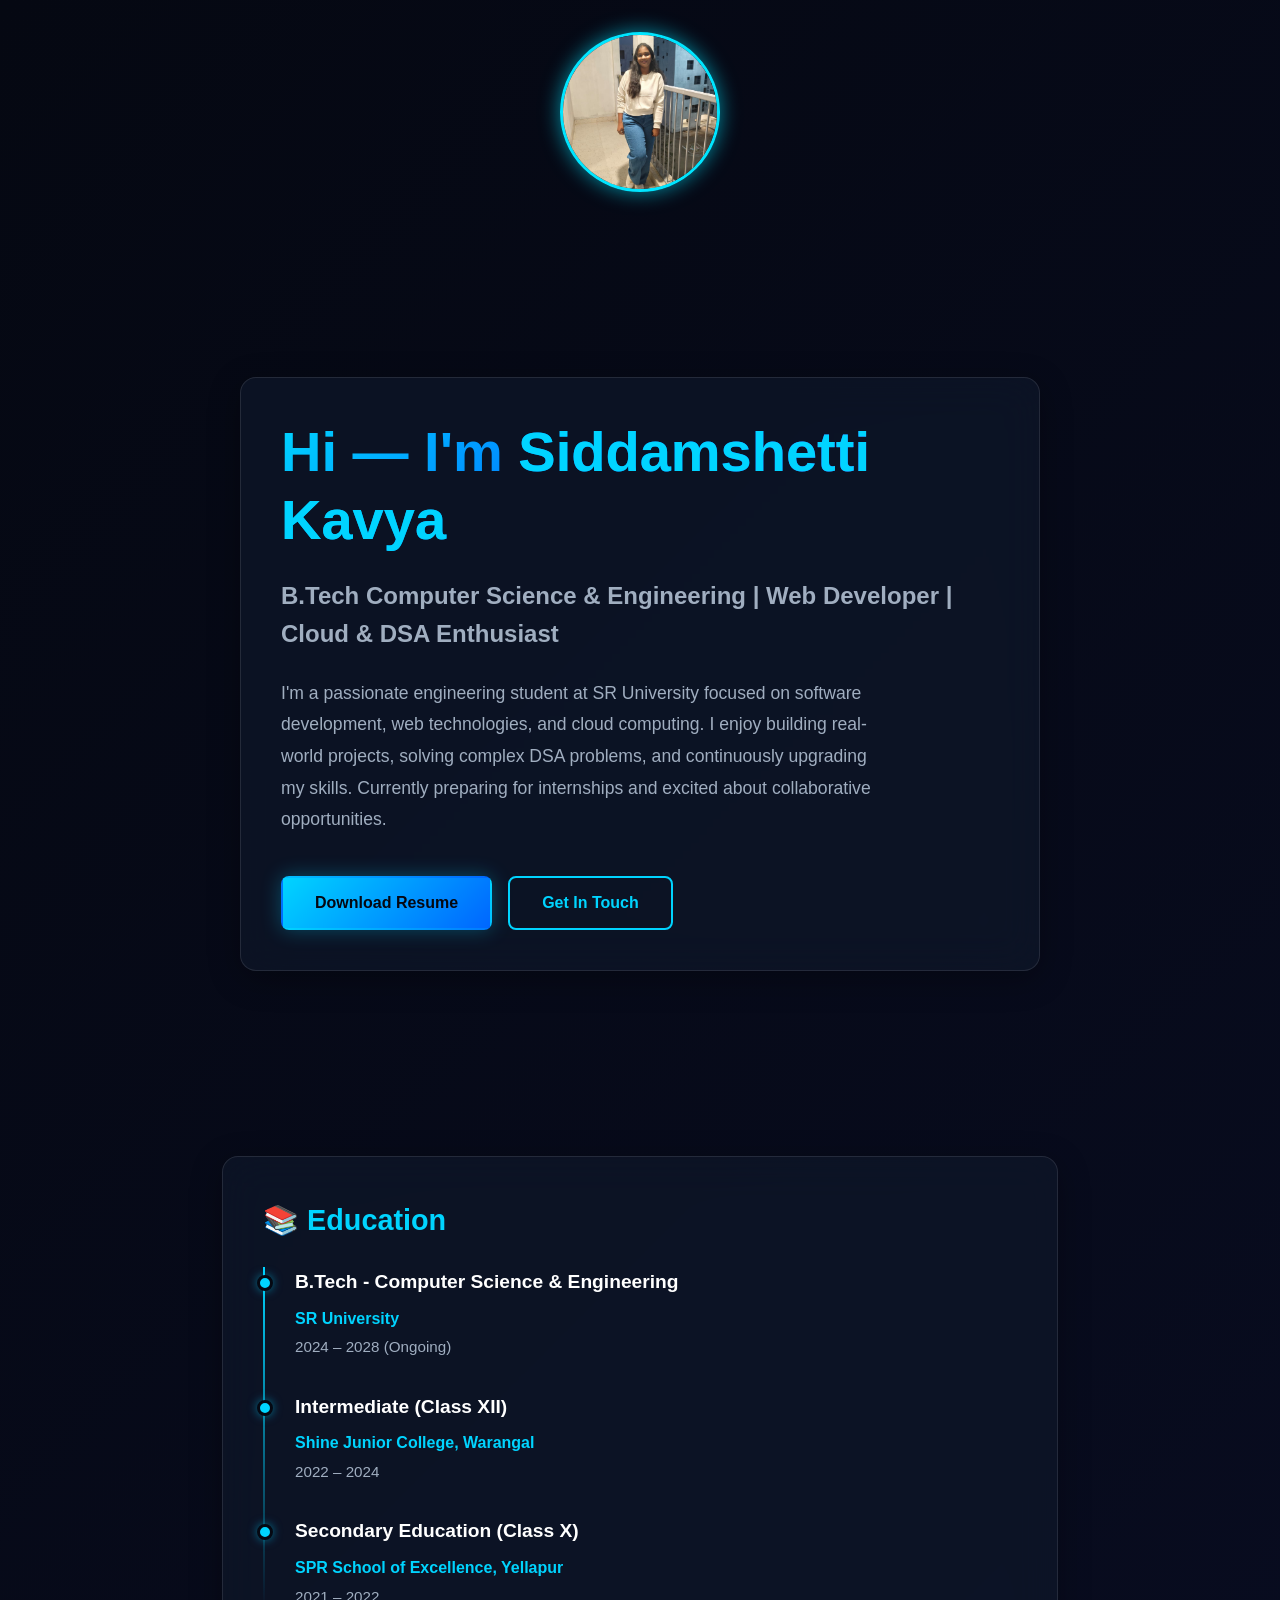
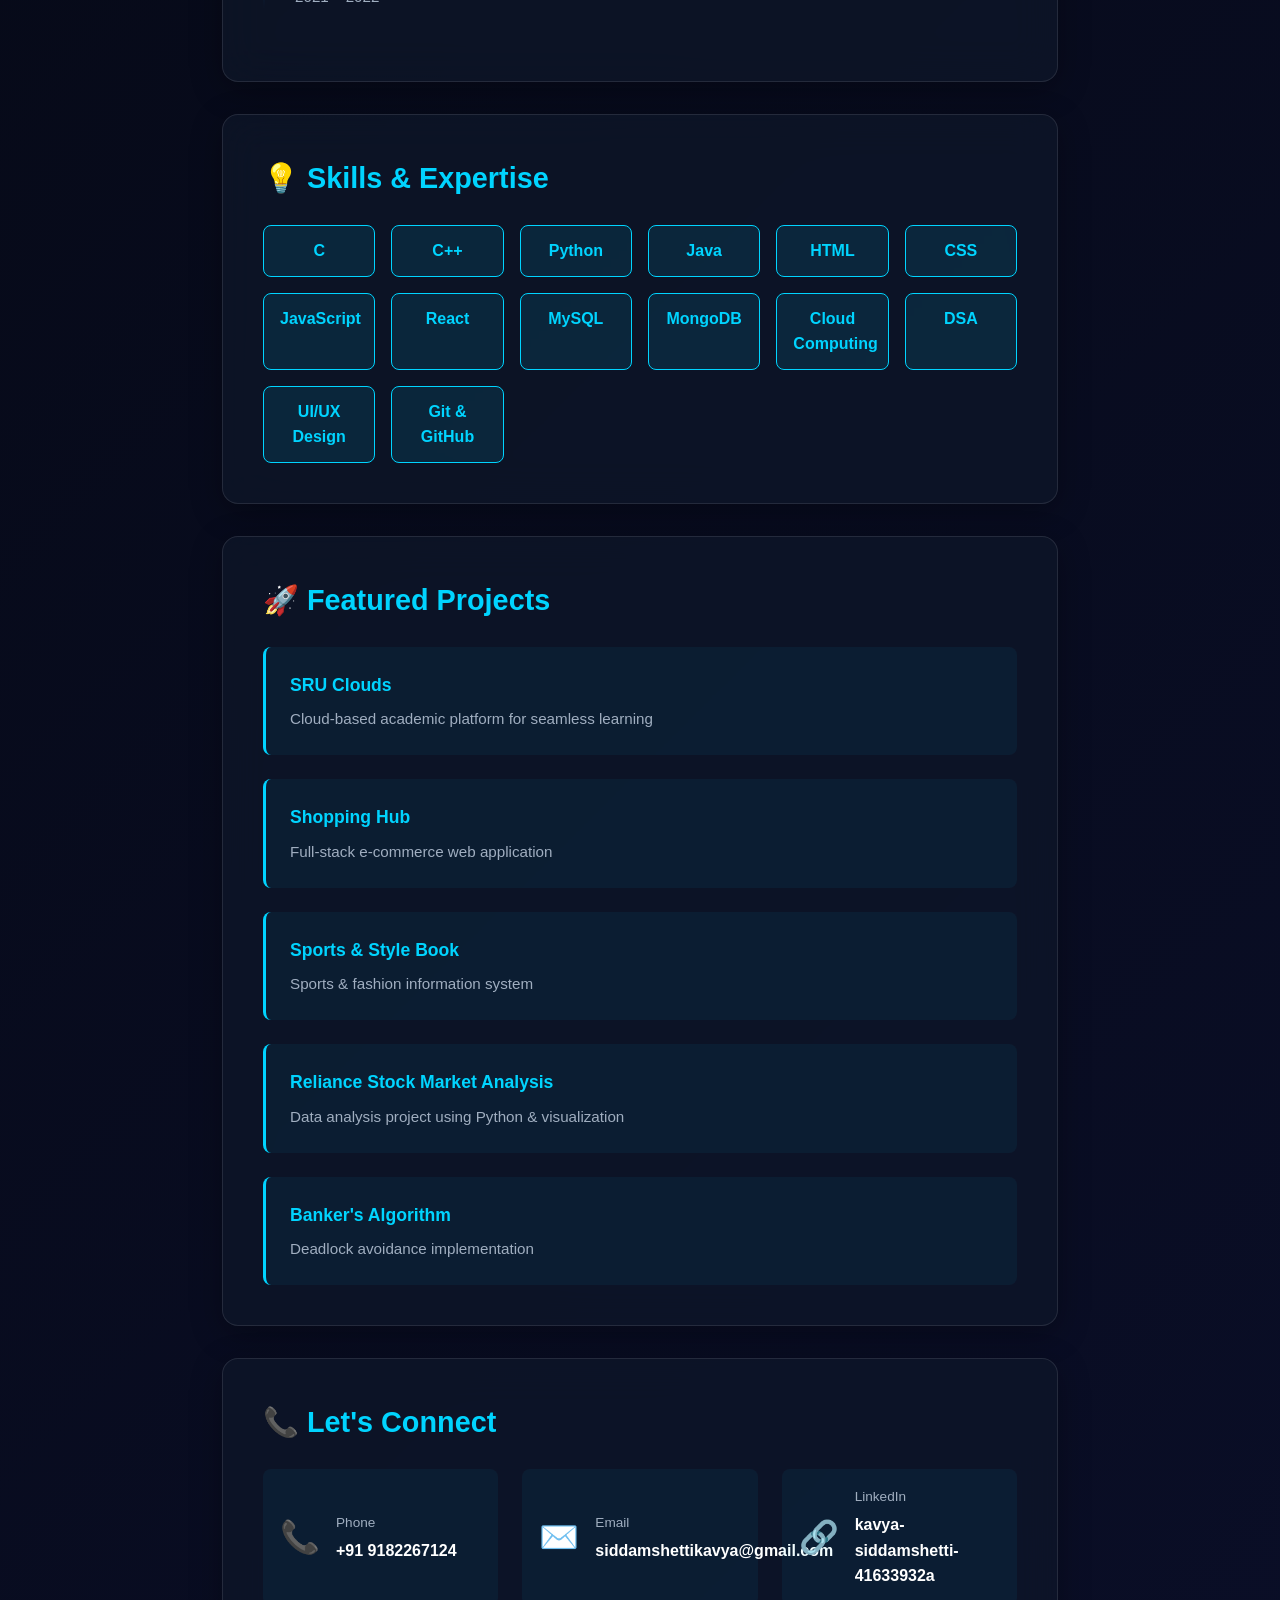
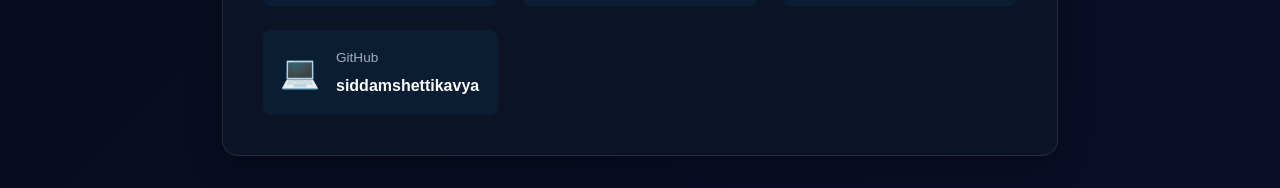
<file: portfolio/index.html>
<!DOCTYPE html>
<html lang="en">
<head>
  <meta charset="UTF-8">
  <meta name="viewport" content="width=device-width, initial-scale=1.0">
  <title>Siddamshetti Kavya - Full Stack Developer</title>
  <link rel="stylesheet" href="styles.css">
</head>
<body>
  <!-- Profile Picture -->
  <div class="profile-pic">
    <img src="WhatsApp Image 2026-02-10 at 6.36.37 PM.jpeg" alt="Siddamshetti Kavya" class="profile-image">
  </div>

  <!-- Hero Section -->
  <section class="hero-container">
    <div class="glass-card hero-card">
      <div class="hero-content">
        <h1 class="hero-title">Hi — I'm <span class="highlight">Siddamshetti Kavya</span></h1>
        <p class="hero-subtitle">B.Tech Computer Science & Engineering | Web Developer | Cloud & DSA Enthusiast</p>
        <p class="hero-intro">
          I'm a passionate engineering student at SR University focused on software development, web technologies, and cloud computing. I enjoy building real-world projects, solving complex DSA problems, and continuously upgrading my skills. Currently preparing for internships and excited about collaborative opportunities.
        </p>
        <div class="cta-buttons">
          <a href="#resume" class="btn btn-primary">Download Resume</a>
          <a href="#contact" class="btn btn-secondary">Get In Touch</a>
        </div>
      </div>
    </div>
  </section>

  <!-- Main Portfolio Container -->
  <div class="portfolio-container">
    
    <!-- Education Timeline Card -->
    <section class="glass-card education-card">
      <h2 class="card-title">📚 Education</h2>
      <div class="timeline">
        <div class="timeline-item">
          <div class="timeline-marker"></div>
          <div class="timeline-content">
            <h3>B.Tech - Computer Science & Engineering</h3>
            <p class="institution">SR University</p>
            <p class="duration">2024 – 2028 (Ongoing)</p>
          </div>
        </div>
        <div class="timeline-item">
          <div class="timeline-marker"></div>
          <div class="timeline-content">
            <h3>Intermediate (Class XII)</h3>
            <p class="institution">Shine Junior College, Warangal</p>
            <p class="duration">2022 – 2024</p>
          </div>
        </div>
        <div class="timeline-item">
          <div class="timeline-marker"></div>
          <div class="timeline-content">
            <h3>Secondary Education (Class X)</h3>
            <p class="institution">SPR School of Excellence, Yellapur</p>
            <p class="duration">2021 – 2022</p>
          </div>
        </div>
      </div>
    </section>

    <!-- Skills Section -->
    <section class="glass-card skills-card">
      <h2 class="card-title">💡 Skills & Expertise</h2>
      <div class="skills-grid">
        <span class="skill-tag">C</span>
        <span class="skill-tag">C++</span>
        <span class="skill-tag">Python</span>
        <span class="skill-tag">Java</span>
        <span class="skill-tag">HTML</span>
        <span class="skill-tag">CSS</span>
        <span class="skill-tag">JavaScript</span>
        <span class="skill-tag">React</span>
        <span class="skill-tag">MySQL</span>
        <span class="skill-tag">MongoDB</span>
        <span class="skill-tag">Cloud Computing</span>
        <span class="skill-tag">DSA</span>
        <span class="skill-tag">UI/UX Design</span>
        <span class="skill-tag">Git & GitHub</span>
      </div>
    </section>

    <!-- Projects Section -->
    <section class="glass-card projects-card">
      <h2 class="card-title">🚀 Featured Projects</h2>
      <div class="projects-list">
        <div class="project-item">
          <h3>SRU Clouds</h3>
          <p>Cloud-based academic platform for seamless learning</p>
        </div>
        <div class="project-item">
          <h3>Shopping Hub</h3>
          <p>Full-stack e-commerce web application</p>
        </div>
        <div class="project-item">
          <h3>Sports & Style Book</h3>
          <p>Sports & fashion information system</p>
        </div>
        <div class="project-item">
          <h3>Reliance Stock Market Analysis</h3>
          <p>Data analysis project using Python & visualization</p>
        </div>
        <div class="project-item">
          <h3>Banker's Algorithm</h3>
          <p>Deadlock avoidance implementation</p>
        </div>
      </div>
    </section>

    <!-- Contact Section -->
    <section class="glass-card contact-card" id="contact">
      <h2 class="card-title">📞 Let's Connect</h2>
      <div class="contact-links">
        <a href="tel:+919182267124" class="contact-item">
          <span class="contact-icon">📞</span>
          <div>
            <p class="contact-label">Phone</p>
            <p class="contact-value">+91 9182267124</p>
          </div>
        </a>
        <a href="mailto:siddamshettikavya@gmail.com" class="contact-item">
          <span class="contact-icon">✉️</span>
          <div>
            <p class="contact-label">Email</p>
            <p class="contact-value">siddamshettikavya@gmail.com</p>
          </div>
        </a>
        <a href="https://linkedin.com/in/kavya-siddamshetti-41633932a" target="_blank" class="contact-item">
          <span class="contact-icon">🔗</span>
          <div>
            <p class="contact-label">LinkedIn</p>
            <p class="contact-value">kavya-siddamshetti-41633932a</p>
          </div>
        </a>
        <a href="https://github.com/siddamshettikavya" target="_blank" class="contact-item">
          <span class="contact-icon">💻</span>
          <div>
            <p class="contact-label">GitHub</p>
            <p class="contact-value">siddamshettikavya</p>
          </div>
        </a>
      </div>
    </section>

  </div>

  <script src="script.js"></script>
</body>
</html>
</file>
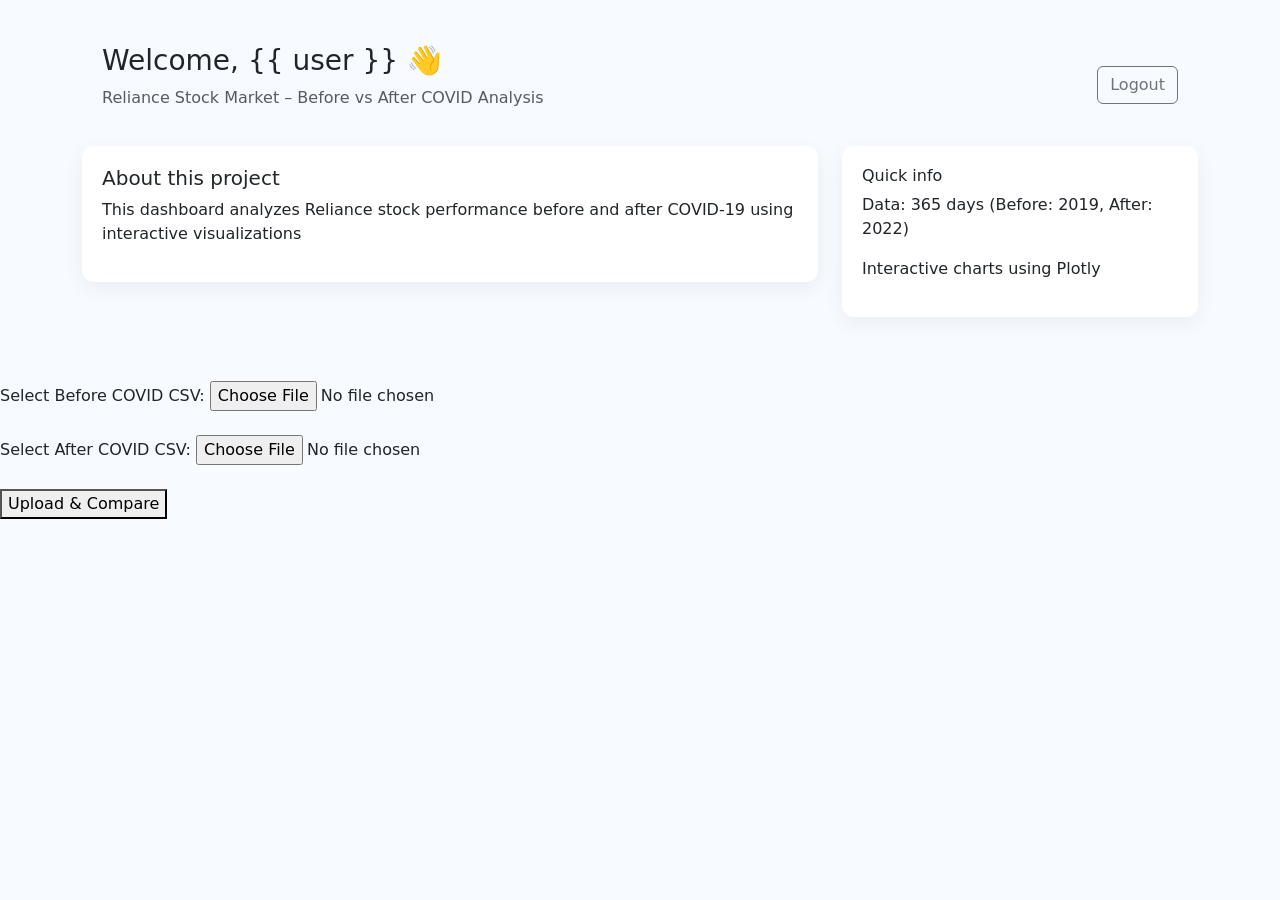
<file: dav project/dav project/templates/dashboard.html>
<!DOCTYPE html>
<html lang="en">
<head>
  <meta charset="utf-8">
  <title>Dashboard - Reliance</title>
  <link href="https://cdn.jsdelivr.net/npm/bootstrap@5.3.2/dist/css/bootstrap.min.css" rel="stylesheet">
  <style>
    body { background: #f7fbff; }
    .topbar { display:flex; justify-content:space-between; align-items:center; padding:20px; }
    .card-brief { padding:20px; border-radius:12px; box-shadow:0 6px 20px rgba(2,6,23,0.06); background:white; }
    .btn-cta { background: linear-gradient(90deg,#0d6efd,#20c997); border:none; color:white; padding:12px 20px; border-radius:10px; }
  </style>
</head>
<body>
  <div class="container mt-4">
    <div class="topbar">
      <div>
        <h3>Welcome, {{ user }} 👋</h3>
        <p class="text-muted">Reliance Stock Market – Before vs After COVID Analysis</p>
      </div>
      <div>
        <a href="/logout" class="btn btn-outline-secondary">Logout</a>
      </div>
    </div>

    <div class="row">
      <div class="col-md-8">
        <div class="card-brief mb-3">
          <h5>About this project</h5>
          <p>This dashboard analyzes Reliance stock performance before and after COVID-19 using interactive visualizations</p>
          
        </div>
      </div>
      <div class="col-md-4">
        <div class="card-brief mb-3">
          <h6>Quick info</h6>
          <p>Data: 365 days (Before: 2019, After: 2022)</p>
          <p>Interactive charts using Plotly</p>
        </div>
      </div>
    </div>
  </div>
  <br><br>
<form action="/compare" method="POST" enctype="multipart/form-data">
    <label>Select Before COVID CSV:</label>
    <input type="file" name="before_csv" accept=".csv" required><br><br>

    <label>Select After COVID CSV:</label>
    <input type="file" name="after_csv" accept=".csv" required><br><br>

    <button type="submit">Upload & Compare</button>
</form>

</body>
</html>
</file>
<file: portfolio/styles.css>
* {
  margin: 0;
  padding: 0;
  box-sizing: border-box;
}

:root {
  --primary: #00d4ff;
  --secondary: #0066ff;
  --accent: #b300ff;
  --dark-bg: #0a0e27;
  --darker-bg: #050812;
  --glass-bg: rgba(15, 23, 42, 0.7);
  --glass-border: rgba(255, 255, 255, 0.1);
  --text-light: #ffffff;
  --text-secondary: #a0aec0;
}

html {
  scroll-behavior: smooth;
}

body {
  font-family: 'Segoe UI', Tahoma, Geneva, Verdana, sans-serif;
  background: linear-gradient(135deg, var(--darker-bg) 0%, var(--dark-bg) 100%);
  color: var(--text-light);
  line-height: 1.6;
  overflow-x: hidden;
  min-height: 100vh;
}

/* ============ HERO SECTION ============ */
.hero-container {
  display: flex;
  align-items: center;
  justify-content: center;
  min-height: 100vh;
  padding: 2rem;
  position: relative;
}

.hero-card {
  max-width: 800px;
  width: 100%;
  animation: slideInUp 0.8s ease;
}

.hero-content {
  display: flex;
  flex-direction: column;
  gap: 1.5rem;
}

.hero-title {
  font-size: 3.5rem;
  font-weight: 800;
  line-height: 1.2;
  background: linear-gradient(135deg, var(--primary), var(--secondary), var(--accent));
  -webkit-background-clip: text;
  -webkit-text-fill-color: transparent;
  background-clip: text;
}

.hero-title .highlight {
  color: var(--primary);
  -webkit-text-fill-color: var(--primary);
}

.hero-subtitle {
  font-size: 1.5rem;
  color: var(--text-secondary);
  font-weight: 600;
}

.hero-intro {
  font-size: 1.1rem;
  color: var(--text-secondary);
  line-height: 1.8;
  max-width: 600px;
}

.cta-buttons {
  display: flex;
  gap: 1rem;
  flex-wrap: wrap;
  margin-top: 1rem;
}

.btn {
  padding: 0.75rem 2rem;
  border-radius: 8px;
  text-decoration: none;
  font-weight: 600;
  transition: all 0.3s ease;
  border: 2px solid transparent;
  cursor: pointer;
}

.btn-primary {
  background: linear-gradient(135deg, var(--primary), var(--secondary));
  color: var(--darker-bg);
  box-shadow: 0 0 20px rgba(0, 212, 255, 0.3);
}

.btn-primary:hover {
  box-shadow: 0 0 40px rgba(0, 212, 255, 0.6);
  transform: translateY(-2px);
}

.btn-secondary {
  background: transparent;
  color: var(--primary);
  border: 2px solid var(--primary);
}

.btn-secondary:hover {
  background: rgba(0, 212, 255, 0.1);
  box-shadow: 0 0 20px rgba(0, 212, 255, 0.3);
}

/* ============ GLASSMORPHISM CARDS ============ */
.glass-card {
  background: var(--glass-bg);
  border: 1px solid var(--glass-border);
  backdrop-filter: blur(20px);
  border-radius: 16px;
  padding: 2.5rem;
  box-shadow: 0 8px 32px rgba(0, 0, 0, 0.3);
  transition: all 0.3s ease;
  animation: fadeInUp 0.8s ease;
}

.glass-card:hover {
  background: rgba(15, 23, 42, 0.85);
  border-color: rgba(0, 212, 255, 0.2);
  box-shadow: 0 8px 40px rgba(0, 212, 255, 0.15);
  transform: translateY(-5px);
}

.card-title {
  font-size: 1.8rem;
  margin-bottom: 1.5rem;
  color: var(--primary);
  font-weight: 700;
}

/* ============ PORTFOLIO CONTAINER ============ */
.portfolio-container {
  max-width: 900px;
  margin: 0 auto;
  padding: 2rem;
  display: grid;
  grid-template-columns: 1fr;
  gap: 2rem;
}

/* ============ EDUCATION SECTION ============ */
.timeline {
  position: relative;
  padding-left: 2rem;
}

.timeline::before {
  content: '';
  position: absolute;
  left: 0;
  top: 0;
  bottom: 0;
  width: 2px;
  background: linear-gradient(180deg, var(--primary), transparent);
}

.timeline-item {
  display: flex;
  gap: 1.5rem;
  margin-bottom: 2rem;
  position: relative;
}

.timeline-marker {
  position: absolute;
  left: -2.4rem;
  top: 0.5rem;
  width: 16px;
  height: 16px;
  background: var(--primary);
  border-radius: 50%;
  border: 3px solid var(--darker-bg);
  box-shadow: 0 0 10px rgba(0, 212, 255, 0.5);
}

.timeline-content h3 {
  font-size: 1.2rem;
  margin-bottom: 0.5rem;
  color: var(--text-light);
}

.institution {
  color: var(--primary);
  font-weight: 600;
  margin-bottom: 0.25rem;
}

.duration {
  color: var(--text-secondary);
  font-size: 0.95rem;
}

/* ============ SKILLS SECTION ============ */
.skills-grid {
  display: grid;
  grid-template-columns: repeat(auto-fit, minmax(100px, 1fr));
  gap: 1rem;
}

.skill-tag {
  background: rgba(0, 212, 255, 0.1);
  border: 1px solid var(--primary);
  color: var(--primary);
  padding: 0.75rem 1rem;
  border-radius: 8px;
  text-align: center;
  font-weight: 600;
  transition: all 0.3s ease;
  cursor: default;
}

.skill-tag:hover {
  background: rgba(0, 212, 255, 0.2);
  box-shadow: 0 0 15px rgba(0, 212, 255, 0.3);
  transform: scale(1.05);
}

/* ============ PROJECTS SECTION ============ */
.projects-list {
  display: grid;
  gap: 1.5rem;
}

.project-item {
  padding: 1.5rem;
  background: rgba(0, 212, 255, 0.05);
  border-left: 3px solid var(--primary);
  border-radius: 8px;
  transition: all 0.3s ease;
}

.project-item:hover {
  background: rgba(0, 212, 255, 0.1);
  transform: translateX(5px);
}

.project-item h3 {
  color: var(--primary);
  margin-bottom: 0.5rem;
  font-size: 1.1rem;
}

.project-item p {
  color: var(--text-secondary);
  font-size: 0.95rem;
}

/* ============ PROFILE PICTURE ============ */
.profile-pic {
  display: flex;
  justify-content: center;
  align-items: center;
  padding: 2rem 0;
}

.profile-pic img {
  width: 160px;
  height: 160px;
  border-radius: 50%;
  object-fit: cover;
  border: 3px solid #00e5ff;
  box-shadow: 0 0 20px rgba(0,229,255,0.6);
}

/* ============ PROFILE PHOTO SECTION ============ */
.profile-photo-card-top {
  display: flex;
  justify-content: center;
  align-items: center;
  padding: 2rem;
  min-height: auto;
}

.profile-photo-card {
  display: flex;
  justify-content: center;
  align-items: center;
  min-height: 400px;
}

.profile-image-container {
  position: relative;
  width: 280px;
  height: 360px;
  border-radius: 16px;
  overflow: hidden;
  border: 2px solid var(--primary);
  box-shadow: 0 0 30px rgba(0, 212, 255, 0.3);
  transition: all 0.3s ease;
}

.profile-image-container:hover {
  box-shadow: 0 0 50px rgba(0, 212, 255, 0.6);
  transform: scale(1.02);
}

.profile-image {
  width: 100%;
  height: 100%;
  object-fit: cover;
}

/* ============ CONTACT SECTION ============ */
.contact-links {
  display: grid;
  grid-template-columns: repeat(auto-fit, minmax(200px, 1fr));
  gap: 1.5rem;
}

.contact-item {
  display: flex;
  align-items: center;
  gap: 1rem;
  padding: 1rem;
  background: rgba(0, 212, 255, 0.05);
  border-radius: 8px;
  text-decoration: none;
  transition: all 0.3s ease;
  border: 1px solid transparent;
}

.contact-item:hover {
  background: rgba(0, 212, 255, 0.15);
  border-color: var(--primary);
  transform: translateY(-3px);
}

.contact-icon {
  font-size: 2rem;
}

.contact-label {
  color: var(--text-secondary);
  font-size: 0.85rem;
  margin: 0;
}

.contact-value {
  color: var(--text-light);
  font-weight: 600;
  margin: 0.25rem 0 0 0;
}

/* ============ ANIMATIONS ============ */
@keyframes slideInUp {
  from {
    opacity: 0;
    transform: translateY(30px);
  }
  to {
    opacity: 1;
    transform: translateY(0);
  }
}

@keyframes fadeInUp {
  from {
    opacity: 0;
    transform: translateY(20px);
  }
  to {
    opacity: 1;
    transform: translateY(0);
  }
}

/* ============ RESPONSIVE ============ */
@media (max-width: 768px) {
  .hero-title {
    font-size: 2.5rem;
  }

  .hero-subtitle {
    font-size: 1.2rem;
  }

  .hero-intro {
    font-size: 1rem;
  }

  .card-title {
    font-size: 1.5rem;
  }

  .skills-grid {
    grid-template-columns: repeat(auto-fit, minmax(80px, 1fr));
  }

  .contact-links {
    grid-template-columns: 1fr;
  }

  .glass-card {
    padding: 1.5rem;
  }

  .cta-buttons {
    flex-direction: column;
  }

  .btn {
    width: 100%;
    text-align: center;
  }
}

@media (max-width: 480px) {
  .hero-title {
    font-size: 2rem;
  }

  .portfolio-container {
    padding: 1rem;
    gap: 1rem;
  }

  .glass-card {
    padding: 1rem;
    border-radius: 12px;
  }

  .profile-image-container {
    width: 240px;
    height: 320px;
  }
}
</file>
